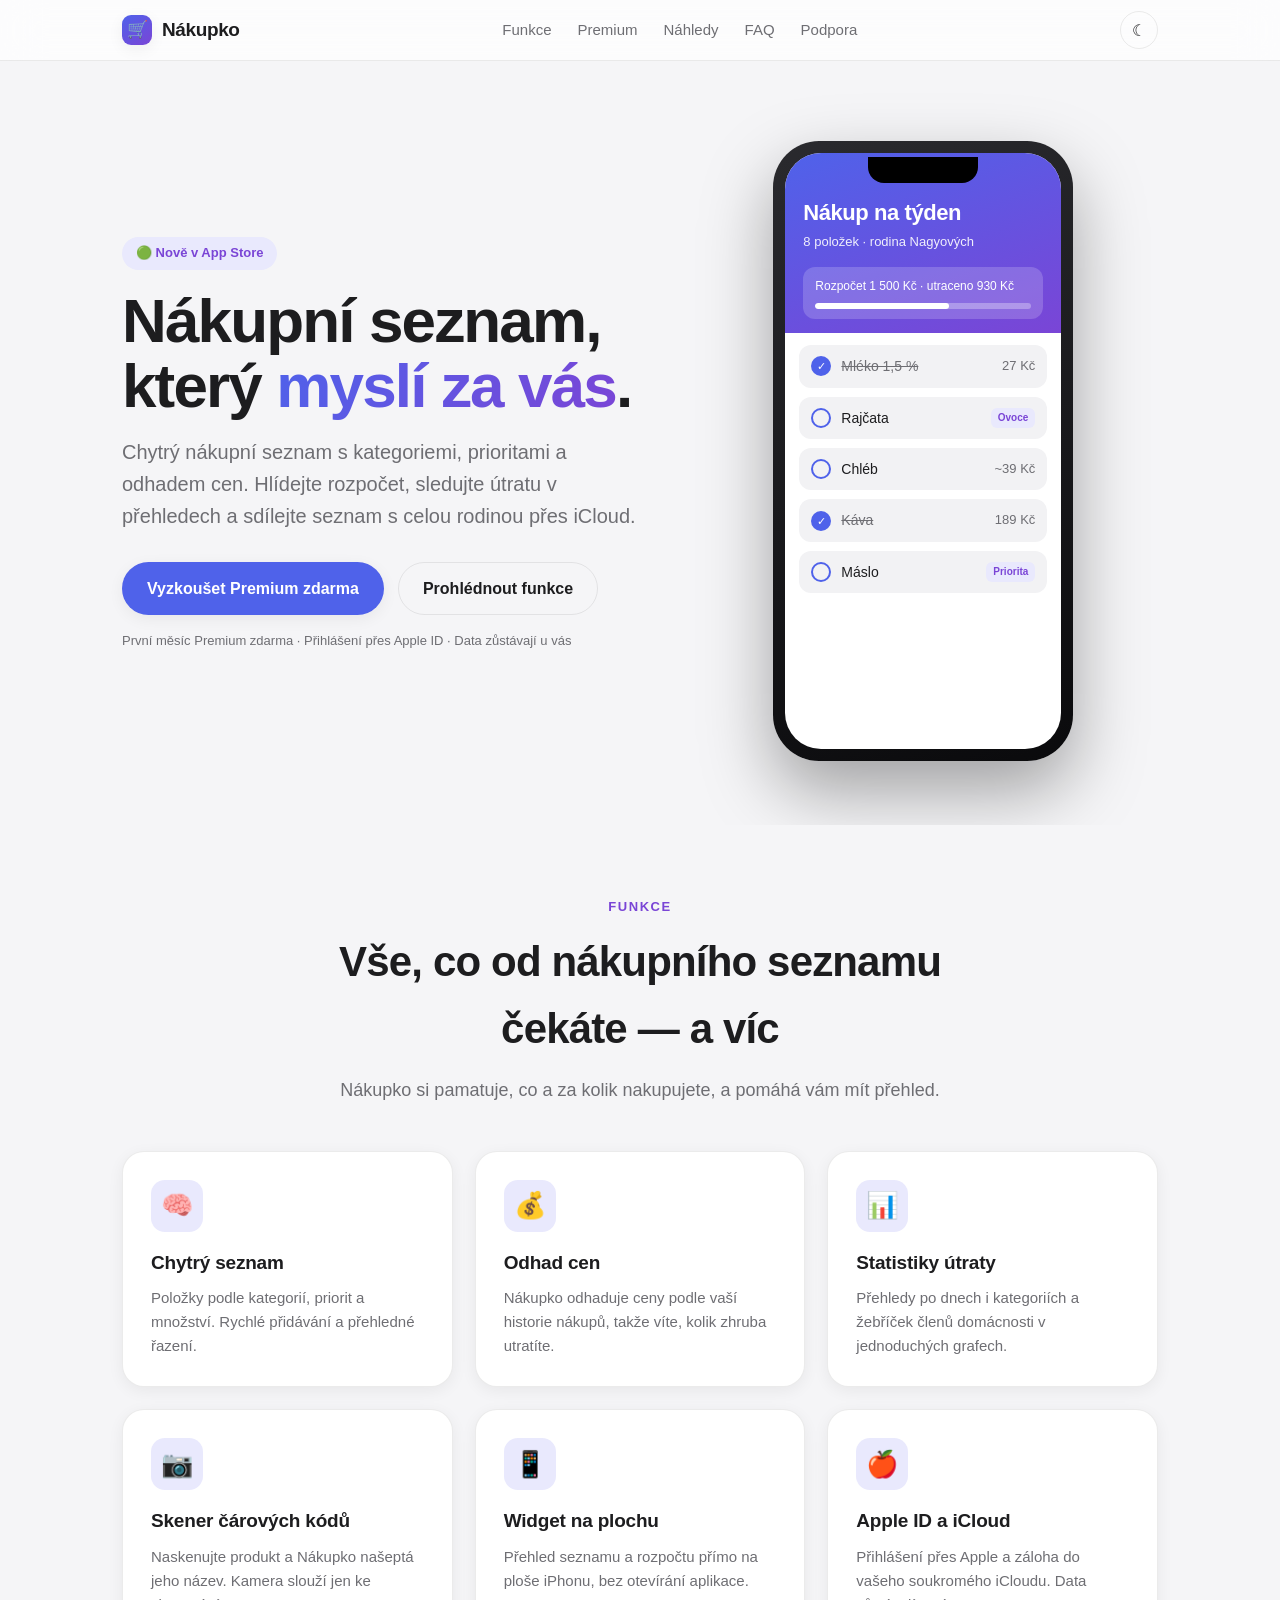
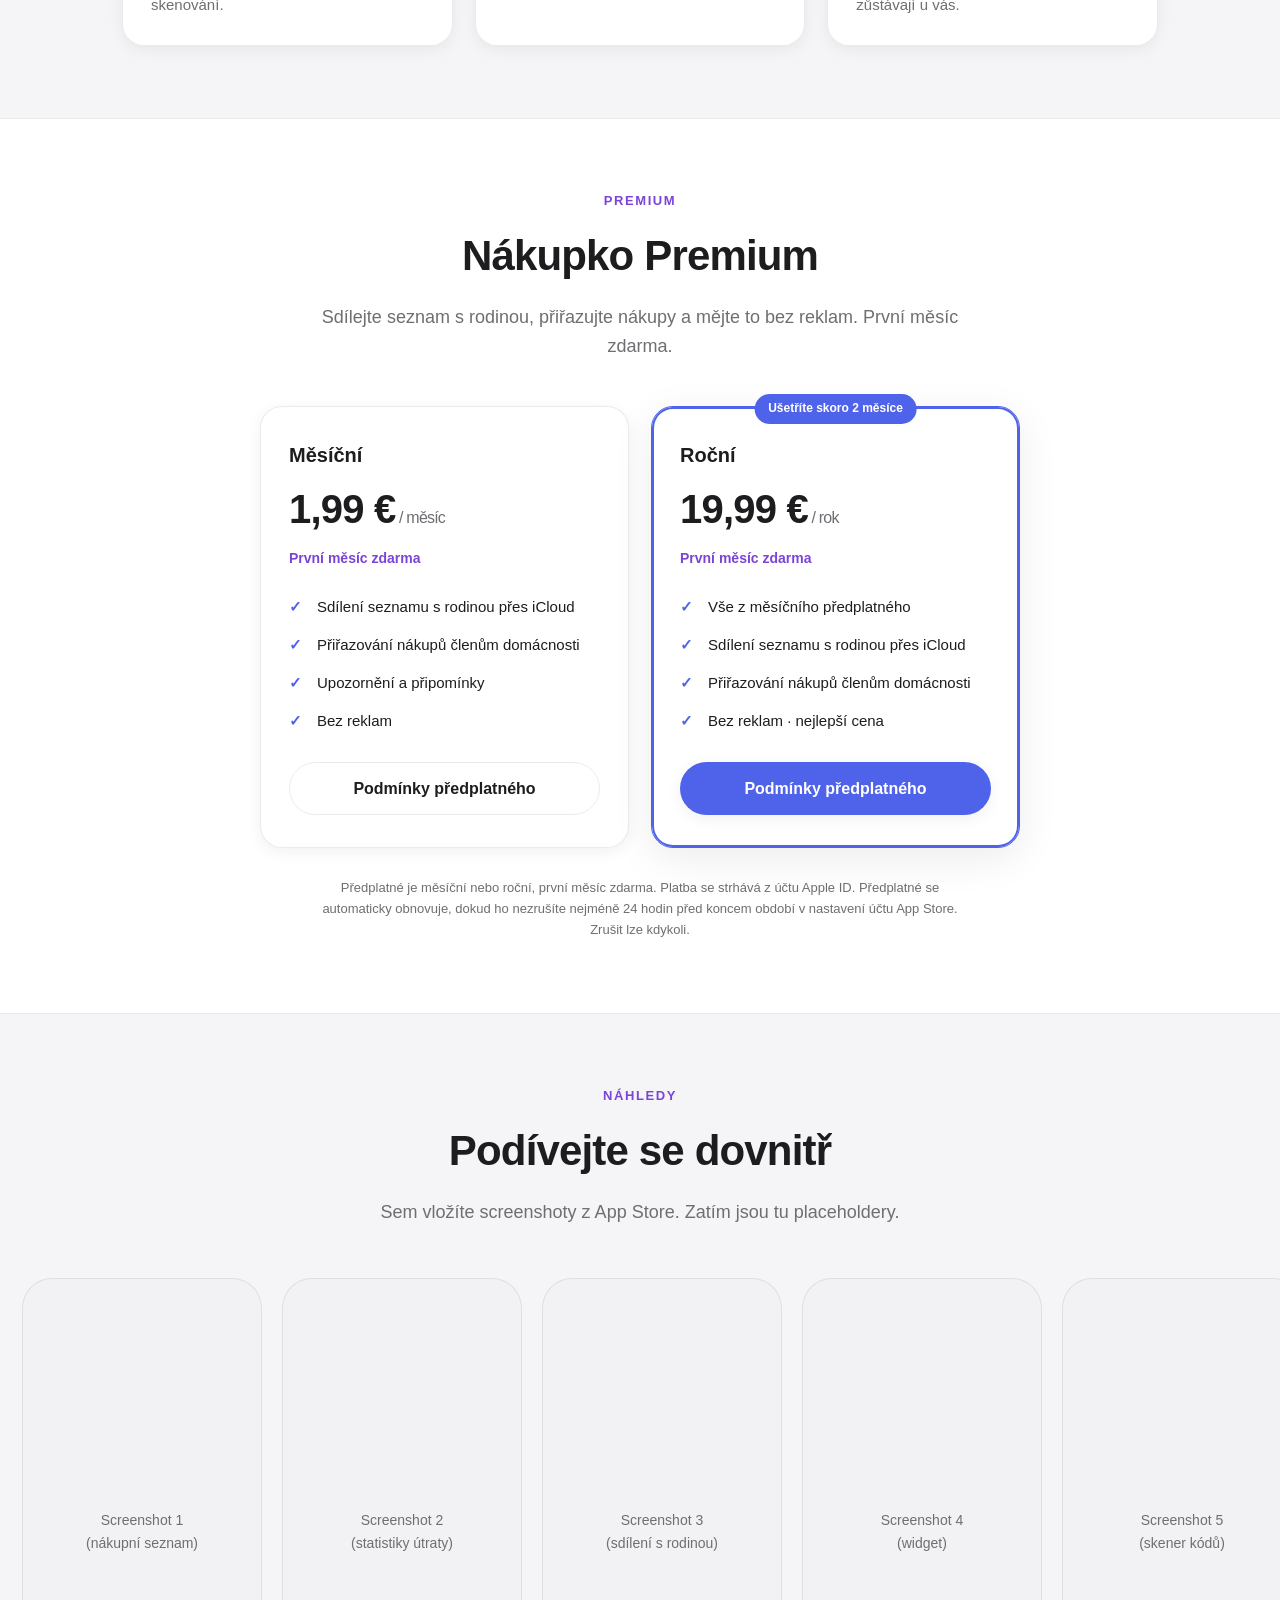
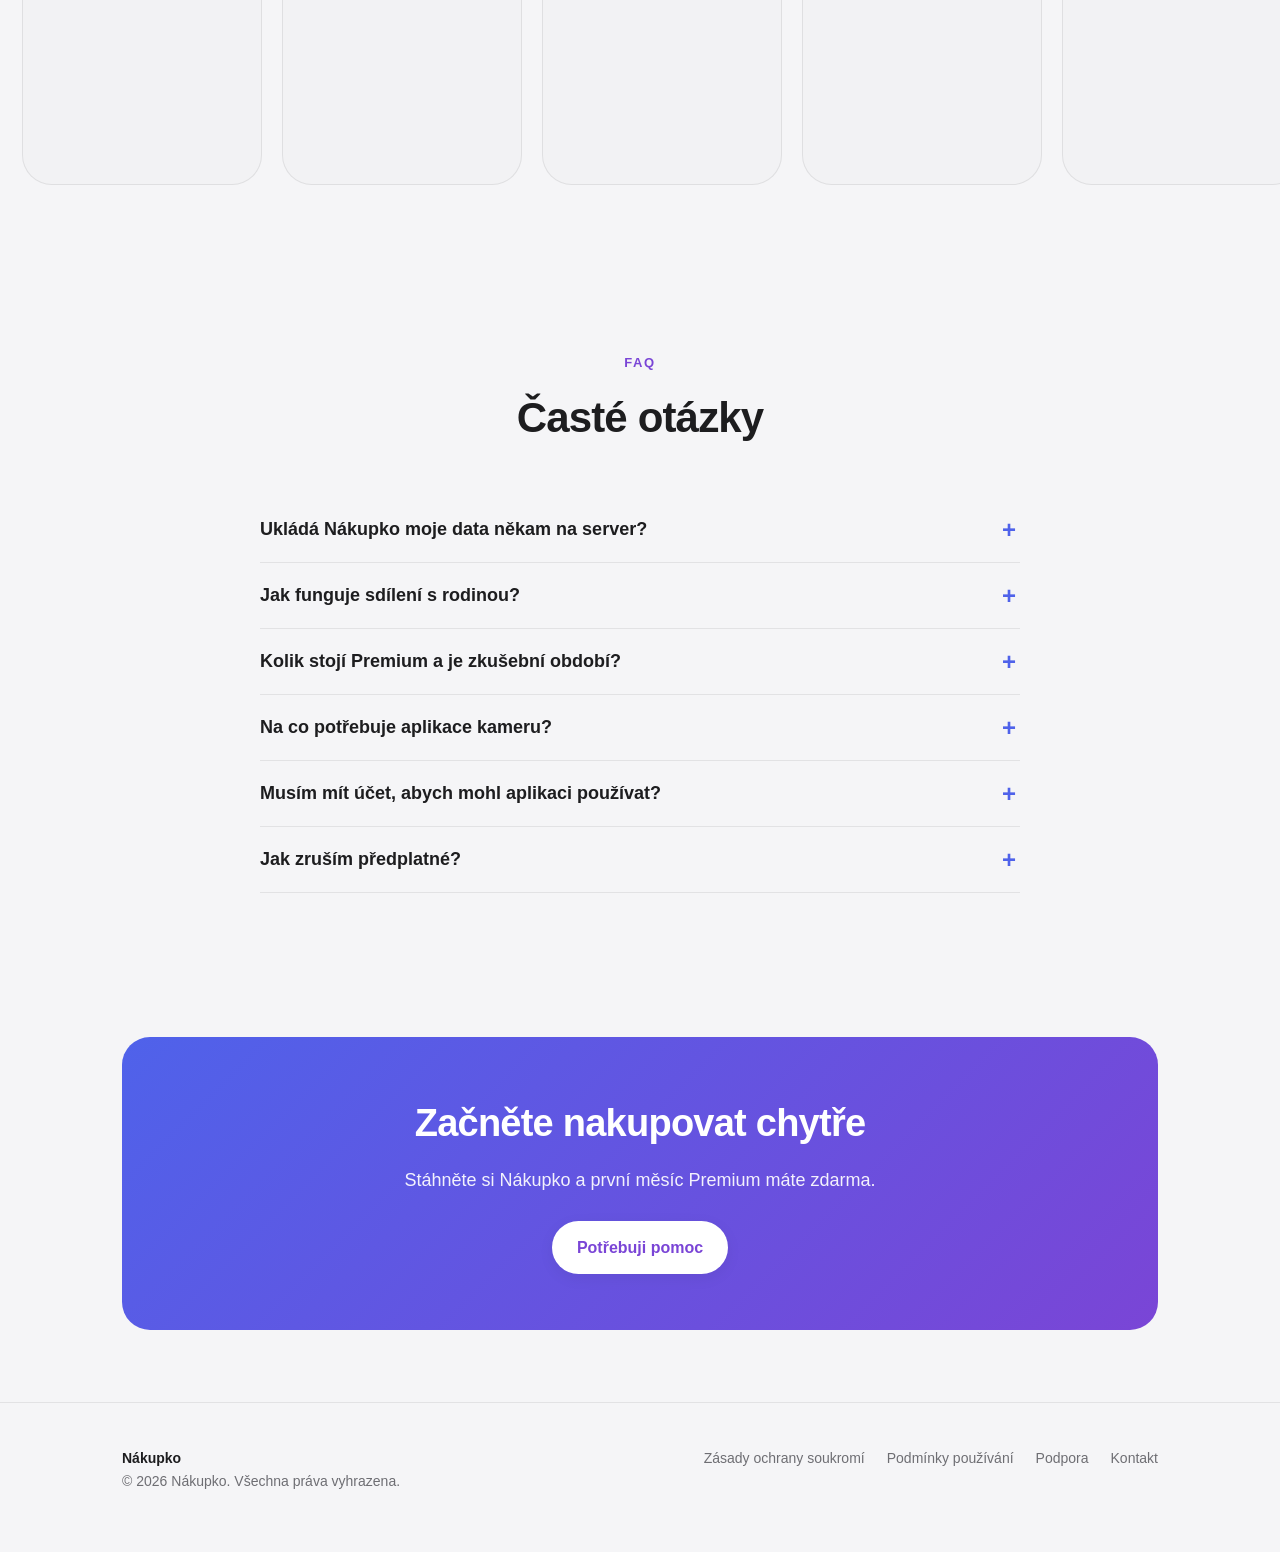
<file: index.html>
<!DOCTYPE html>
<html lang="cs">
<head>
  <meta charset="UTF-8" />
  <meta name="viewport" content="width=device-width, initial-scale=1" />
  <title>Nákupko — chytrý nákupní seznam pro iPhone</title>

  <meta name="description" content="Nákupko je chytrý nákupní seznam pro iPhone. Kategorie, priority, odhad cen, statistiky útraty, widget a sdílení s rodinou přes iCloud." />
  <meta name="theme-color" content="#4F62EA" />

  <!-- Open Graph -->
  <meta property="og:type" content="website" />
  <meta property="og:title" content="Nákupko — chytrý nákupní seznam" />
  <meta property="og:description" content="Chytrý nákupní seznam s kategoriemi, statistikami útraty, widgetem a sdílením s rodinou." />
  <meta property="og:locale" content="cs_CZ" />
  <meta property="og:site_name" content="Nákupko" />
  <meta name="twitter:card" content="summary_large_image" />
  <meta name="twitter:title" content="Nákupko — chytrý nákupní seznam" />
  <meta name="twitter:description" content="Chytrý nákupní seznam pro iPhone." />

  <link rel="icon" href="favicon.svg" type="image/svg+xml" />
  <link rel="apple-touch-icon" href="favicon.svg" />
  <link rel="stylesheet" href="style.css" />
</head>
<body>

  <!-- Navigace -->
  <header class="nav">
    <div class="nav-inner">
      <a class="nav-logo" href="index.html">
        <span class="mark">🛒</span> Nákupko
      </a>
      <nav>
        <ul class="nav-links">
          <li><a href="#funkce">Funkce</a></li>
          <li><a href="#premium">Premium</a></li>
          <li><a href="#screenshoty">Náhledy</a></li>
          <li><a href="#faq">FAQ</a></li>
          <li><a href="support.html">Podpora</a></li>
        </ul>
      </nav>
      <div class="nav-right">
        <button class="theme-toggle" type="button">☾︎</button>
        <button class="menu-toggle" type="button" aria-label="Menu">☰</button>
      </div>
    </div>
  </header>

  <!-- Hero -->
  <section class="hero">
    <div class="container hero-grid">
      <div data-reveal>
        <span class="hero-badge">🟢 Nově v App Store</span>
        <h1>Nákupní seznam, který <span class="grad">myslí za vás</span>.</h1>
        <p class="lead">
          Chytrý nákupní seznam s kategoriemi, prioritami a odhadem cen.
          Hlídejte rozpočet, sledujte útratu v přehledech a sdílejte seznam
          s celou rodinou přes iCloud.
        </p>
        <div class="hero-cta">
          <a class="btn btn-primary" href="#premium">Vyzkoušet Premium zdarma</a>
          <a class="btn btn-ghost" href="#funkce">Prohlédnout funkce</a>
        </div>
        <p class="hero-note">První měsíc Premium zdarma · Přihlášení přes Apple ID · Data zůstávají u vás</p>
      </div>

      <div class="phone-wrap" data-reveal>
        <div class="phone">
          <div class="phone-screen">
            <div class="ps-top">
              <div class="ps-title">Nákup na týden</div>
              <div class="ps-sub">8 položek · rodina Nagyových</div>
              <div class="ps-budget">
                Rozpočet 1 500 Kč · utraceno 930 Kč
                <div class="ps-bar"><span></span></div>
              </div>
            </div>
            <div class="ps-list">
              <div class="ps-item done">
                <div class="chk">✓</div>
                <div class="name">Mléko 1,5 %</div>
                <div class="price">27 Kč</div>
              </div>
              <div class="ps-item">
                <div class="chk"></div>
                <div class="name">Rajčata</div>
                <span class="tag">Ovoce</span>
              </div>
              <div class="ps-item">
                <div class="chk"></div>
                <div class="name">Chléb</div>
                <div class="price">~39 Kč</div>
              </div>
              <div class="ps-item done">
                <div class="chk">✓</div>
                <div class="name">Káva</div>
                <div class="price">189 Kč</div>
              </div>
              <div class="ps-item">
                <div class="chk"></div>
                <div class="name">Máslo</div>
                <span class="tag">Priorita</span>
              </div>
            </div>
          </div>
        </div>
      </div>
    </div>
  </section>

  <!-- Funkce -->
  <section class="section" id="funkce">
    <div class="container">
      <div class="section-head" data-reveal>
        <div class="eyebrow">Funkce</div>
        <h2>Vše, co od nákupního seznamu čekáte — a víc</h2>
        <p>Nákupko si pamatuje, co a za kolik nakupujete, a pomáhá vám mít přehled.</p>
      </div>

      <div class="features">
        <div class="feature-card" data-reveal>
          <div class="feature-icon">🧠</div>
          <h3>Chytrý seznam</h3>
          <p>Položky podle kategorií, priorit a množství. Rychlé přidávání a přehledné řazení.</p>
        </div>
        <div class="feature-card" data-reveal>
          <div class="feature-icon">💰</div>
          <h3>Odhad cen</h3>
          <p>Nákupko odhaduje ceny podle vaší historie nákupů, takže víte, kolik zhruba utratíte.</p>
        </div>
        <div class="feature-card" data-reveal>
          <div class="feature-icon">📊</div>
          <h3>Statistiky útraty</h3>
          <p>Přehledy po dnech i kategoriích a žebříček členů domácnosti v jednoduchých grafech.</p>
        </div>
        <div class="feature-card" data-reveal>
          <div class="feature-icon">📷</div>
          <h3>Skener čárových kódů</h3>
          <p>Naskenujte produkt a Nákupko našeptá jeho název. Kamera slouží jen ke skenování.</p>
        </div>
        <div class="feature-card" data-reveal>
          <div class="feature-icon">📱</div>
          <h3>Widget na plochu</h3>
          <p>Přehled seznamu a rozpočtu přímo na ploše iPhonu, bez otevírání aplikace.</p>
        </div>
        <div class="feature-card" data-reveal>
          <div class="feature-icon">🍎</div>
          <h3>Apple ID a iCloud</h3>
          <p>Přihlášení přes Apple a záloha do vašeho soukromého iCloudu. Data zůstávají u vás.</p>
        </div>
      </div>
    </div>
  </section>

  <!-- Premium -->
  <section class="section premium" id="premium">
    <div class="container">
      <div class="section-head" data-reveal>
        <div class="eyebrow">Premium</div>
        <h2>Nákupko Premium</h2>
        <p>Sdílejte seznam s rodinou, přiřazujte nákupy a mějte to bez reklam. První měsíc zdarma.</p>
      </div>

      <div class="plans">
        <div class="plan-card" data-reveal>
          <h3>Měsíční</h3>
          <div class="plan-price">1,99 €<small> / měsíc</small></div>
          <div class="trial">První měsíc zdarma</div>
          <ul class="plan-features">
            <li>Sdílení seznamu s rodinou přes iCloud</li>
            <li>Přiřazování nákupů členům domácnosti</li>
            <li>Upozornění a připomínky</li>
            <li>Bez reklam</li>
          </ul>
          <a class="btn btn-ghost btn-block" href="terms.html#predplatne">Podmínky předplatného</a>
        </div>

        <div class="plan-card highlight" data-reveal>
          <div class="plan-badge">Ušetříte skoro 2 měsíce</div>
          <h3>Roční</h3>
          <div class="plan-price">19,99 €<small> / rok</small></div>
          <div class="trial">První měsíc zdarma</div>
          <ul class="plan-features">
            <li>Vše z měsíčního předplatného</li>
            <li>Sdílení seznamu s rodinou přes iCloud</li>
            <li>Přiřazování nákupů členům domácnosti</li>
            <li>Bez reklam · nejlepší cena</li>
          </ul>
          <a class="btn btn-primary btn-block" href="terms.html#predplatne">Podmínky předplatného</a>
        </div>
      </div>

      <p class="premium-note">
        Předplatné je měsíční nebo roční, první měsíc zdarma. Platba se strhává z účtu Apple ID.
        Předplatné se automaticky obnovuje, dokud ho nezrušíte nejméně 24 hodin před koncem období
        v nastavení účtu App Store. Zrušit lze kdykoli.
      </p>
    </div>
  </section>

  <!-- Screenshoty -->
  <section class="section" id="screenshoty">
    <div class="container">
      <div class="section-head" data-reveal>
        <div class="eyebrow">Náhledy</div>
        <h2>Podívejte se dovnitř</h2>
        <p>Sem vložíte screenshoty z App Store. Zatím jsou tu placeholdery.</p>
      </div>
    </div>
    <div class="shots">
      <div class="shot">Screenshot 1<br>(nákupní seznam)</div>
      <div class="shot">Screenshot 2<br>(statistiky útraty)</div>
      <div class="shot">Screenshot 3<br>(sdílení s rodinou)</div>
      <div class="shot">Screenshot 4<br>(widget)</div>
      <div class="shot">Screenshot 5<br>(skener kódů)</div>
    </div>
  </section>

  <!-- FAQ -->
  <section class="section" id="faq">
    <div class="container">
      <div class="section-head" data-reveal>
        <div class="eyebrow">FAQ</div>
        <h2>Časté otázky</h2>
      </div>

      <div class="faq-list">
        <div class="faq-item" data-reveal>
          <button class="faq-q" type="button">Ukládá Nákupko moje data někam na server?</button>
          <div class="faq-a">
            <p>Ne. Nákupní seznamy jsou uložené lokálně na vašem zařízení a volitelně ve vašem
            soukromém iCloudu (CloudKit). Vývojář k těmto datům nemá přístup.</p>
          </div>
        </div>
        <div class="faq-item" data-reveal>
          <button class="faq-q" type="button">Jak funguje sdílení s rodinou?</button>
          <div class="faq-a">
            <p>Sdílení je součástí Premium. Seznam se sdílí přes iCloud, členům domácnosti můžete
            přiřazovat konkrétní nákupy a dostávat upozornění.</p>
          </div>
        </div>
        <div class="faq-item" data-reveal>
          <button class="faq-q" type="button">Kolik stojí Premium a je zkušební období?</button>
          <div class="faq-a">
            <p>Měsíční předplatné je 1,99 €, roční 19,99 €. První měsíc je zdarma. Předplatné se
            automaticky obnovuje, zrušit ho můžete kdykoli v nastavení Apple ID.</p>
          </div>
        </div>
        <div class="faq-item" data-reveal>
          <button class="faq-q" type="button">Na co potřebuje aplikace kameru?</button>
          <div class="faq-a">
            <p>Výhradně ke skenování čárových kódů produktů. Snímky se nikam neukládají ani neodesílají.</p>
          </div>
        </div>
        <div class="faq-item" data-reveal>
          <button class="faq-q" type="button">Musím mít účet, abych mohl aplikaci používat?</button>
          <div class="faq-a">
            <p>Základní seznam funguje i bez přihlášení. Pro zálohu a sdílení použijete Přihlášení přes
            Apple, které řeší přímo Apple — vývojář nezískává vaše heslo.</p>
          </div>
        </div>
        <div class="faq-item" data-reveal>
          <button class="faq-q" type="button">Jak zruším předplatné?</button>
          <div class="faq-a">
            <p>Otevřete Nastavení iPhonu → vaše jméno → Předplatná → Nákupko a zvolte Zrušit.
            Předplatné běží do konce zaplaceného období.</p>
          </div>
        </div>
      </div>
    </div>
  </section>

  <!-- CTA -->
  <section class="section">
    <div class="container">
      <div class="cta-band" data-reveal>
        <h2>Začněte nakupovat chytře</h2>
        <p>Stáhněte si Nákupko a první měsíc Premium máte zdarma.</p>
        <a class="btn btn-primary" href="support.html">Potřebuji pomoc</a>
      </div>
    </div>
  </section>

  <!-- Footer -->
  <footer class="footer">
    <div class="container footer-inner">
      <div>
        <div class="brand">Nákupko</div>
        <div>© <span id="year">2026</span> Nákupko. Všechna práva vyhrazena.</div>
      </div>
      <div class="footer-links">
        <a href="privacy.html">Zásady ochrany soukromí</a>
        <a href="terms.html">Podmínky používání</a>
        <a href="support.html">Podpora</a>
        <a href="mailto:romankonagy@gmail.com">Kontakt</a>
      </div>
    </div>
  </footer>

  <script src="main.js"></script>
</body>
</html>
</file>
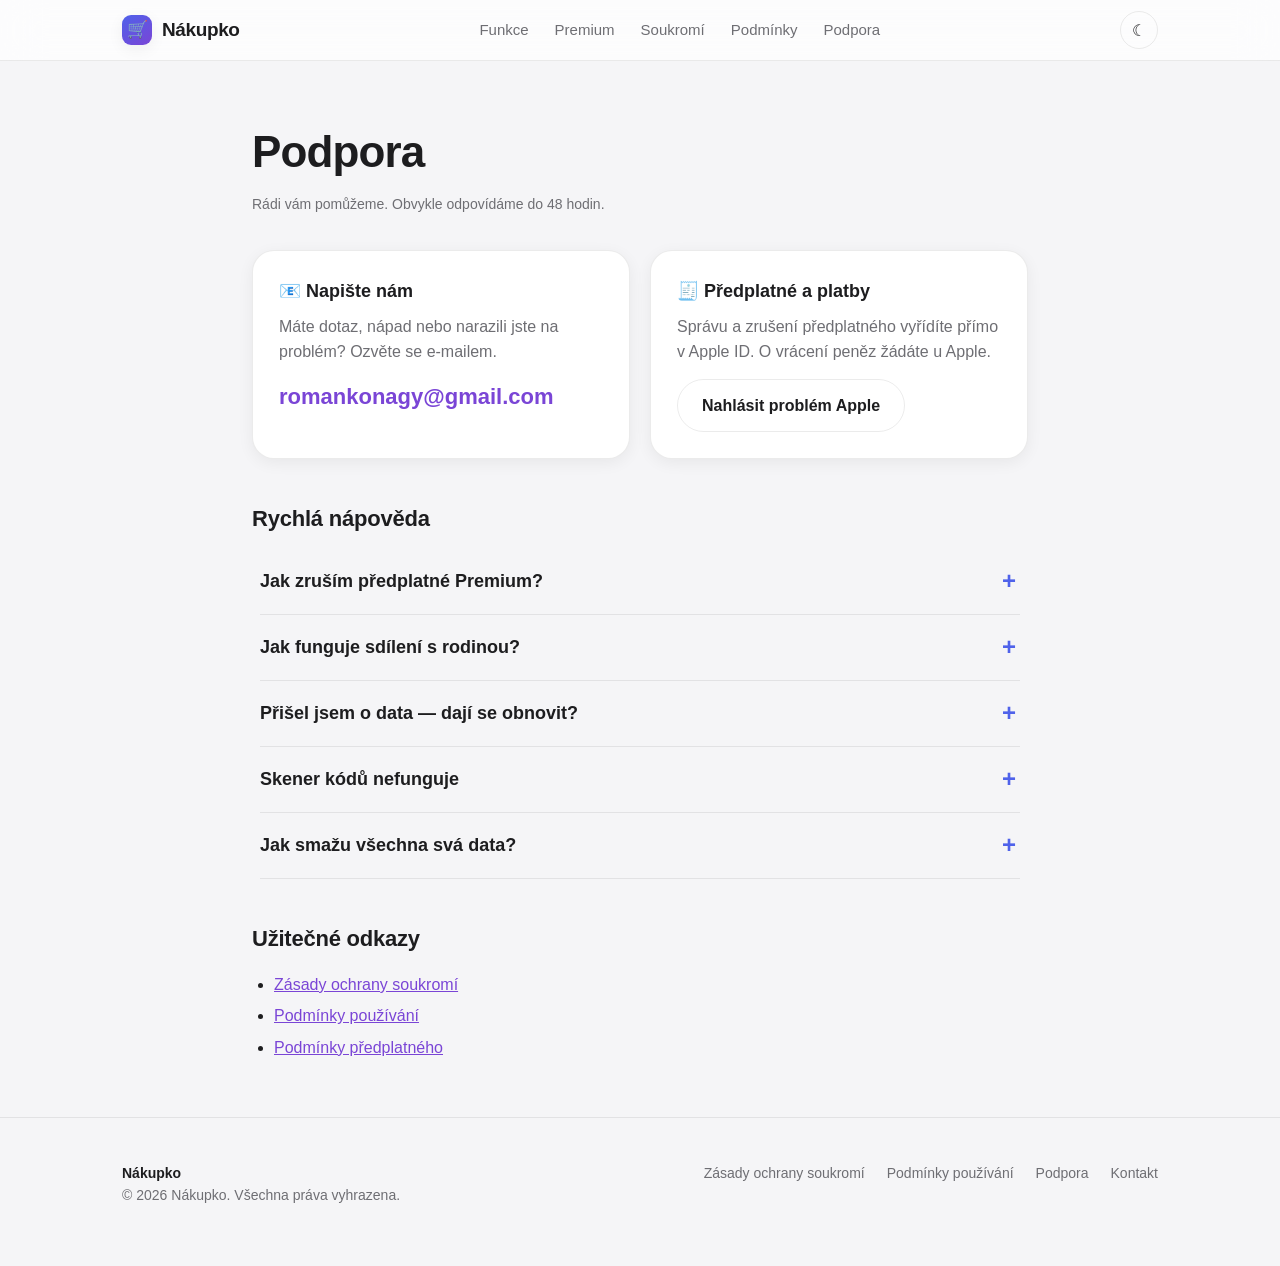
<file: support.html>
<!DOCTYPE html>
<html lang="cs">
<head>
  <meta charset="UTF-8" />
  <meta name="viewport" content="width=device-width, initial-scale=1" />
  <title>Podpora — Nákupko</title>
  <meta name="description" content="Podpora aplikace Nákupko. Kontakt, časté dotazy a pomoc s předplatným a sdílením." />
  <meta name="theme-color" content="#4F62EA" />
  <meta property="og:title" content="Podpora — Nákupko" />
  <meta property="og:type" content="website" />
  <meta property="og:locale" content="cs_CZ" />
  <link rel="icon" href="favicon.svg" type="image/svg+xml" />
  <link rel="apple-touch-icon" href="favicon.svg" />
  <link rel="stylesheet" href="style.css" />
</head>
<body>

  <header class="nav">
    <div class="nav-inner">
      <a class="nav-logo" href="index.html"><span class="mark">🛒</span> Nákupko</a>
      <nav>
        <ul class="nav-links">
          <li><a href="index.html#funkce">Funkce</a></li>
          <li><a href="index.html#premium">Premium</a></li>
          <li><a href="privacy.html">Soukromí</a></li>
          <li><a href="terms.html">Podmínky</a></li>
          <li><a href="support.html">Podpora</a></li>
        </ul>
      </nav>
      <div class="nav-right">
        <button class="theme-toggle" type="button">☾︎</button>
        <button class="menu-toggle" type="button" aria-label="Menu">☰</button>
      </div>
    </div>
  </header>

  <main class="legal">
    <div class="container">
      <h1>Podpora</h1>
      <p class="updated">Rádi vám pomůžeme. Obvykle odpovídáme do 48 hodin.</p>

      <div class="support-grid">
        <div class="support-card">
          <h3>📧 Napište nám</h3>
          <p>Máte dotaz, nápad nebo narazili jste na problém? Ozvěte se e-mailem.</p>
          <a class="mail-big" href="mailto:romankonagy@gmail.com">romankonagy@gmail.com</a>
        </div>
        <div class="support-card">
          <h3>🧾 Předplatné a platby</h3>
          <p>Správu a zrušení předplatného vyřídíte přímo v Apple ID. O vrácení peněz žádáte u Apple.</p>
          <a class="btn btn-ghost" href="https://reportaproblem.apple.com/" target="_blank" rel="noopener">Nahlásit problém Apple</a>
        </div>
      </div>

      <h2>Rychlá nápověda</h2>

      <div class="faq-list">
        <div class="faq-item">
          <button class="faq-q" type="button">Jak zruším předplatné Premium?</button>
          <div class="faq-a">
            <p>Otevřete <strong>Nastavení</strong> na iPhonu → klepněte na své jméno nahoře →
            <strong>Předplatná</strong> → <strong>Nákupko</strong> → <strong>Zrušit předplatné</strong>.
            Premium zůstane aktivní do konce zaplaceného období.</p>
          </div>
        </div>
        <div class="faq-item">
          <button class="faq-q" type="button">Jak funguje sdílení s rodinou?</button>
          <div class="faq-a">
            <p>Sdílení je součástí Premium. V aplikaci vytvoříte nebo otevřete seznam, zvolíte
            <strong>Sdílet</strong> a pozvete členy domácnosti přes iCloud. Jednotlivé nákupy pak můžete
            přiřazovat konkrétním lidem.</p>
          </div>
        </div>
        <div class="faq-item">
          <button class="faq-q" type="button">Přišel jsem o data — dají se obnovit?</button>
          <div class="faq-a">
            <p>Pokud máte zapnutý iCloud, data se synchronizují do vašeho soukromého iCloudu a obnoví se
            po přihlášení na jiném zařízení stejným Apple účtem. Zkontrolujte, že je iCloud pro Nákupko
            povolen v Nastavení → Apple účet → iCloud.</p>
          </div>
        </div>
        <div class="faq-item">
          <button class="faq-q" type="button">Skener kódů nefunguje</button>
          <div class="faq-a">
            <p>Zkontrolujte, že má aplikace povolen přístup ke kameře: Nastavení → Nákupko → Kamera.
            Kamera slouží pouze ke skenování čárových kódů, snímky se nikam neukládají.</p>
          </div>
        </div>
        <div class="faq-item">
          <button class="faq-q" type="button">Jak smažu všechna svá data?</button>
          <div class="faq-a">
            <p>Odinstalujte aplikaci a odstraňte její data z iCloudu: Nastavení → Apple účet → iCloud →
            Spravovat úložiště → Nákupko. Tím se veškerá data trvale odstraní.</p>
          </div>
        </div>
      </div>

      <h2>Užitečné odkazy</h2>
      <ul>
        <li><a href="privacy.html">Zásady ochrany soukromí</a></li>
        <li><a href="terms.html">Podmínky používání</a></li>
        <li><a href="terms.html#predplatne">Podmínky předplatného</a></li>
      </ul>
    </div>
  </main>

  <footer class="footer">
    <div class="container footer-inner">
      <div>
        <div class="brand">Nákupko</div>
        <div>© <span id="year">2026</span> Nákupko. Všechna práva vyhrazena.</div>
      </div>
      <div class="footer-links">
        <a href="privacy.html">Zásady ochrany soukromí</a>
        <a href="terms.html">Podmínky používání</a>
        <a href="support.html">Podpora</a>
        <a href="mailto:romankonagy@gmail.com">Kontakt</a>
      </div>
    </div>
  </footer>

  <script src="main.js"></script>
</body>
</html>
</file>
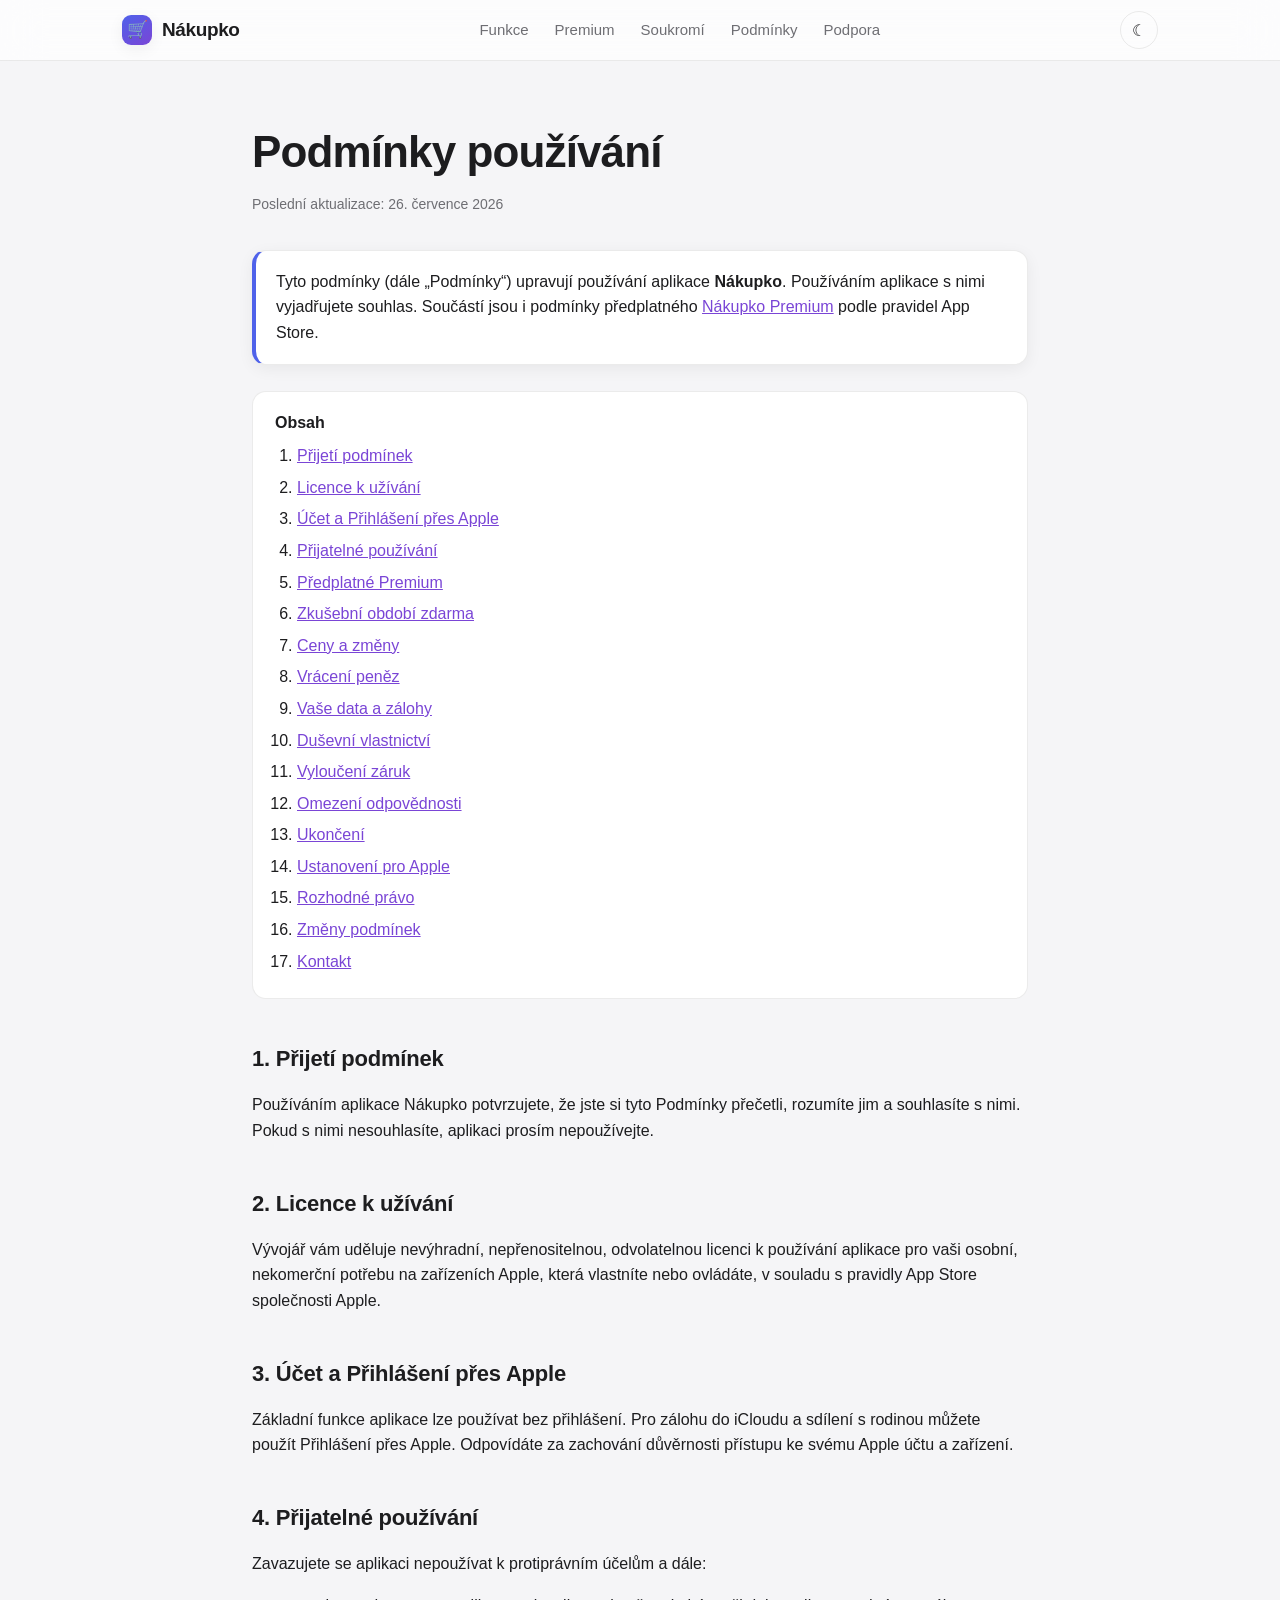
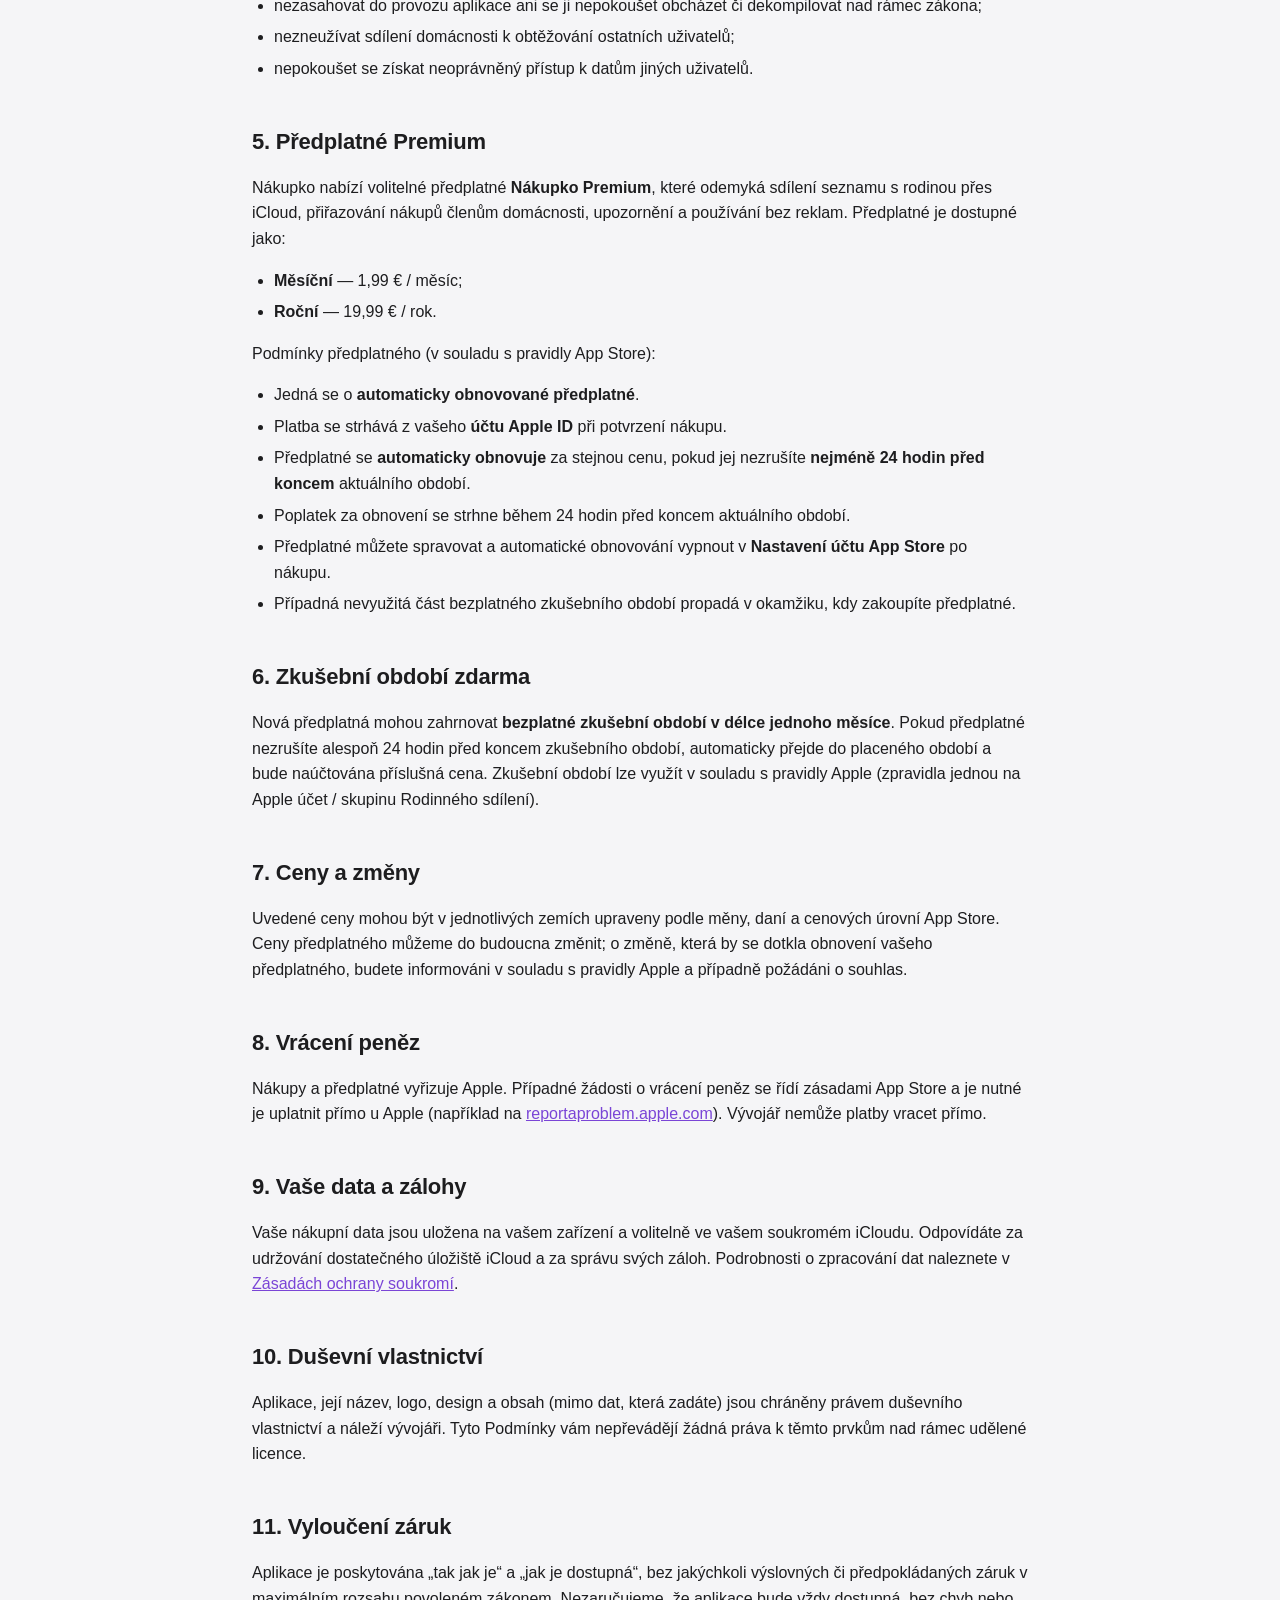
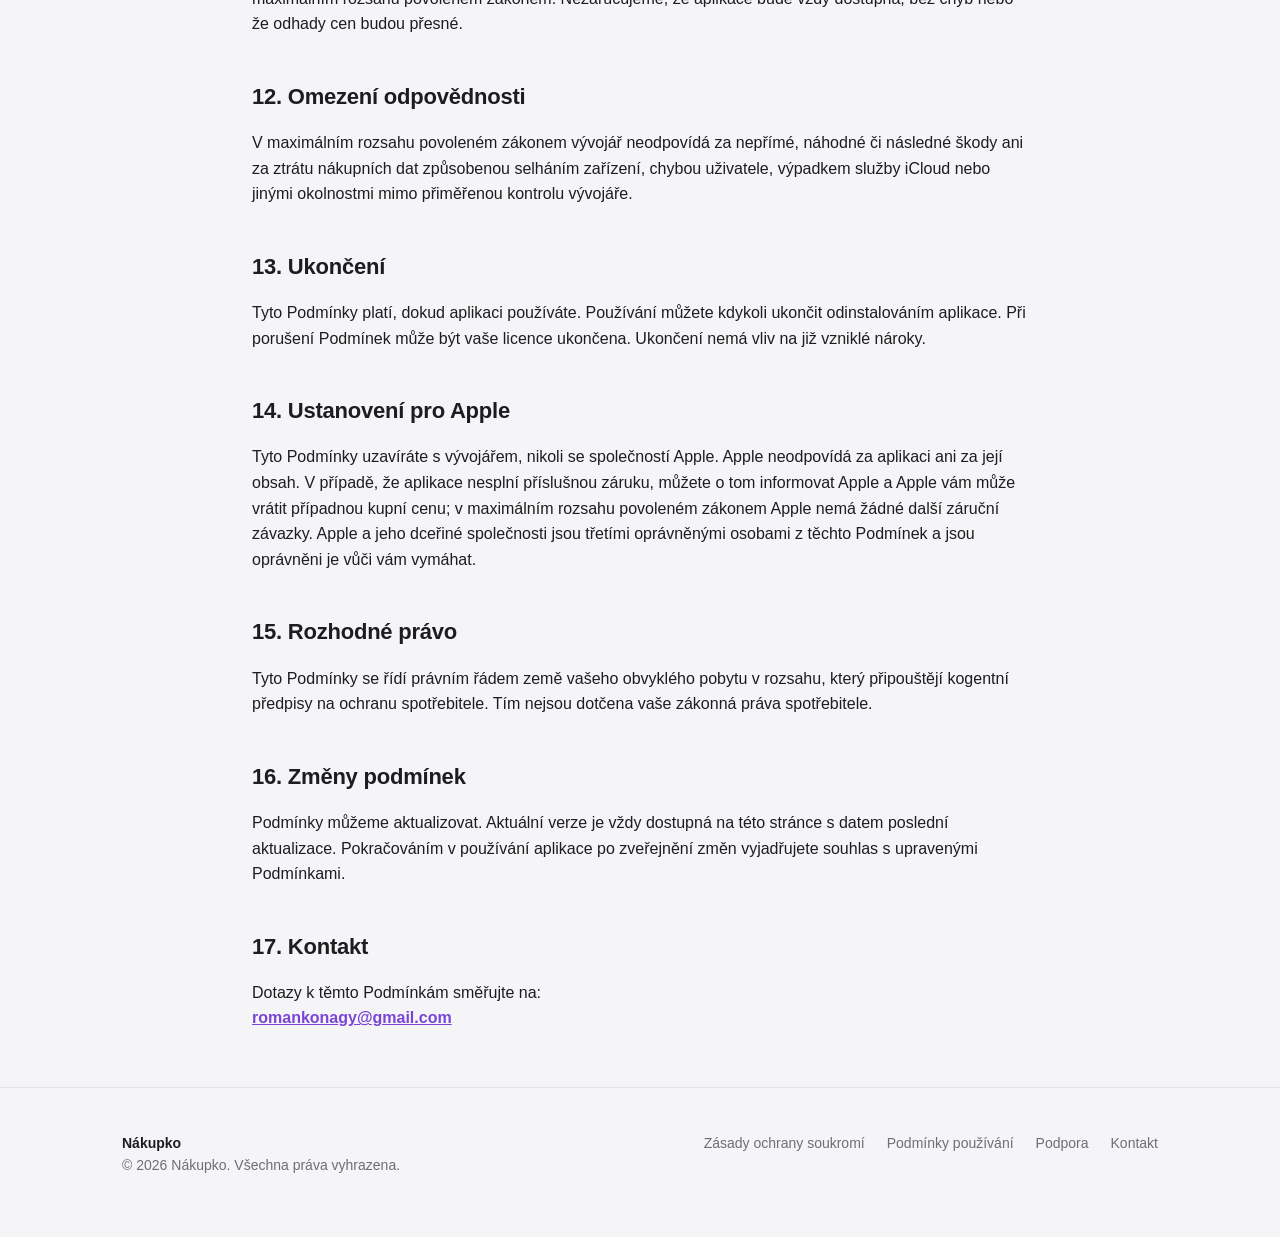
<file: terms.html>
<!DOCTYPE html>
<html lang="cs">
<head>
  <meta charset="UTF-8" />
  <meta name="viewport" content="width=device-width, initial-scale=1" />
  <title>Podmínky používání — Nákupko</title>
  <meta name="description" content="Podmínky používání aplikace Nákupko včetně podmínek předplatného Premium podle požadavků App Store." />
  <meta name="theme-color" content="#4F62EA" />
  <meta property="og:title" content="Podmínky používání — Nákupko" />
  <meta property="og:type" content="website" />
  <meta property="og:locale" content="cs_CZ" />
  <link rel="icon" href="favicon.svg" type="image/svg+xml" />
  <link rel="apple-touch-icon" href="favicon.svg" />
  <link rel="stylesheet" href="style.css" />
</head>
<body>

  <header class="nav">
    <div class="nav-inner">
      <a class="nav-logo" href="index.html"><span class="mark">🛒</span> Nákupko</a>
      <nav>
        <ul class="nav-links">
          <li><a href="index.html#funkce">Funkce</a></li>
          <li><a href="index.html#premium">Premium</a></li>
          <li><a href="privacy.html">Soukromí</a></li>
          <li><a href="terms.html">Podmínky</a></li>
          <li><a href="support.html">Podpora</a></li>
        </ul>
      </nav>
      <div class="nav-right">
        <button class="theme-toggle" type="button">☾︎</button>
        <button class="menu-toggle" type="button" aria-label="Menu">☰</button>
      </div>
    </div>
  </header>

  <main class="legal">
    <div class="container">
      <h1>Podmínky používání</h1>
      <p class="updated">Poslední aktualizace: 26. července 2026</p>

      <div class="callout">
        Tyto podmínky (dále „Podmínky“) upravují používání aplikace <strong>Nákupko</strong>.
        Používáním aplikace s nimi vyjadřujete souhlas. Součástí jsou i podmínky předplatného
        <a href="#predplatne">Nákupko Premium</a> podle pravidel App Store.
      </div>

      <div class="toc">
        <strong>Obsah</strong>
        <ol>
          <li><a href="#souhlas">Přijetí podmínek</a></li>
          <li><a href="#licence">Licence k užívání</a></li>
          <li><a href="#ucet">Účet a Přihlášení přes Apple</a></li>
          <li><a href="#pouziti">Přijatelné používání</a></li>
          <li><a href="#predplatne">Předplatné Premium</a></li>
          <li><a href="#zkusebni">Zkušební období zdarma</a></li>
          <li><a href="#ceny">Ceny a změny</a></li>
          <li><a href="#vraceni">Vrácení peněz</a></li>
          <li><a href="#data">Vaše data a zálohy</a></li>
          <li><a href="#duvevnvlastnictvi">Duševní vlastnictví</a></li>
          <li><a href="#zaruky">Vyloučení záruk</a></li>
          <li><a href="#odpovednost">Omezení odpovědnosti</a></li>
          <li><a href="#ukonceni">Ukončení</a></li>
          <li><a href="#apple">Ustanovení pro Apple</a></li>
          <li><a href="#pravo">Rozhodné právo</a></li>
          <li><a href="#zmeny">Změny podmínek</a></li>
          <li><a href="#kontakt">Kontakt</a></li>
        </ol>
      </div>

      <h2 id="souhlas">1. Přijetí podmínek</h2>
      <p>
        Používáním aplikace Nákupko potvrzujete, že jste si tyto Podmínky přečetli, rozumíte jim a
        souhlasíte s nimi. Pokud s nimi nesouhlasíte, aplikaci prosím nepoužívejte.
      </p>

      <h2 id="licence">2. Licence k užívání</h2>
      <p>
        Vývojář vám uděluje nevýhradní, nepřenositelnou, odvolatelnou licenci k používání aplikace pro
        vaši osobní, nekomerční potřebu na zařízeních Apple, která vlastníte nebo ovládáte, v souladu
        s pravidly App Store společnosti Apple.
      </p>

      <h2 id="ucet">3. Účet a Přihlášení přes Apple</h2>
      <p>
        Základní funkce aplikace lze používat bez přihlášení. Pro zálohu do iCloudu a sdílení s rodinou
        můžete použít Přihlášení přes Apple. Odpovídáte za zachování důvěrnosti přístupu ke svému Apple
        účtu a zařízení.
      </p>

      <h2 id="pouziti">4. Přijatelné používání</h2>
      <p>Zavazujete se aplikaci nepoužívat k protiprávním účelům a dále:</p>
      <ul>
        <li>nezasahovat do provozu aplikace ani se ji nepokoušet obcházet či dekompilovat nad rámec zákona;</li>
        <li>nezneužívat sdílení domácnosti k obtěžování ostatních uživatelů;</li>
        <li>nepokoušet se získat neoprávněný přístup k datům jiných uživatelů.</li>
      </ul>

      <h2 id="predplatne">5. Předplatné Premium</h2>
      <p>
        Nákupko nabízí volitelné předplatné <strong>Nákupko Premium</strong>, které odemyká sdílení
        seznamu s rodinou přes iCloud, přiřazování nákupů členům domácnosti, upozornění a používání
        bez reklam. Předplatné je dostupné jako:
      </p>
      <ul>
        <li><strong>Měsíční</strong> — 1,99 € / měsíc;</li>
        <li><strong>Roční</strong> — 19,99 € / rok.</li>
      </ul>
      <p>Podmínky předplatného (v souladu s pravidly App Store):</p>
      <ul>
        <li>Jedná se o <strong>automaticky obnovované předplatné</strong>.</li>
        <li>Platba se strhává z vašeho <strong>účtu Apple ID</strong> při potvrzení nákupu.</li>
        <li>Předplatné se <strong>automaticky obnovuje</strong> za stejnou cenu, pokud jej nezrušíte
          <strong>nejméně 24 hodin před koncem</strong> aktuálního období.</li>
        <li>Poplatek za obnovení se strhne během 24 hodin před koncem aktuálního období.</li>
        <li>Předplatné můžete spravovat a automatické obnovování vypnout v
          <strong>Nastavení účtu App Store</strong> po nákupu.</li>
        <li>Případná nevyužitá část bezplatného zkušebního období propadá v okamžiku, kdy zakoupíte
          předplatné.</li>
      </ul>

      <h2 id="zkusebni">6. Zkušební období zdarma</h2>
      <p>
        Nová předplatná mohou zahrnovat <strong>bezplatné zkušební období v délce jednoho měsíce</strong>.
        Pokud předplatné nezrušíte alespoň 24 hodin před koncem zkušebního období, automaticky přejde do
        placeného období a bude naúčtována příslušná cena. Zkušební období lze využít v souladu s
        pravidly Apple (zpravidla jednou na Apple účet / skupinu Rodinného sdílení).
      </p>

      <h2 id="ceny">7. Ceny a změny</h2>
      <p>
        Uvedené ceny mohou být v jednotlivých zemích upraveny podle měny, daní a cenových úrovní App
        Store. Ceny předplatného můžeme do budoucna změnit; o změně, která by se dotkla obnovení vašeho
        předplatného, budete informováni v souladu s pravidly Apple a případně požádáni o souhlas.
      </p>

      <h2 id="vraceni">8. Vrácení peněz</h2>
      <p>
        Nákupy a předplatné vyřizuje Apple. Případné žádosti o vrácení peněz se řídí zásadami App Store
        a je nutné je uplatnit přímo u Apple (například na
        <a href="https://reportaproblem.apple.com/" target="_blank" rel="noopener">reportaproblem.apple.com</a>).
        Vývojář nemůže platby vracet přímo.
      </p>

      <h2 id="data">9. Vaše data a zálohy</h2>
      <p>
        Vaše nákupní data jsou uložena na vašem zařízení a volitelně ve vašem soukromém iCloudu.
        Odpovídáte za udržování dostatečného úložiště iCloud a za správu svých záloh. Podrobnosti o
        zpracování dat naleznete v <a href="privacy.html">Zásadách ochrany soukromí</a>.
      </p>

      <h2 id="duvevnvlastnictvi">10. Duševní vlastnictví</h2>
      <p>
        Aplikace, její název, logo, design a obsah (mimo dat, která zadáte) jsou chráněny právem
        duševního vlastnictví a náleží vývojáři. Tyto Podmínky vám nepřevádějí žádná práva k těmto prvkům
        nad rámec udělené licence.
      </p>

      <h2 id="zaruky">11. Vyloučení záruk</h2>
      <p>
        Aplikace je poskytována „tak jak je“ a „jak je dostupná“, bez jakýchkoli výslovných či
        předpokládaných záruk v maximálním rozsahu povoleném zákonem. Nezaručujeme, že aplikace bude
        vždy dostupná, bez chyb nebo že odhady cen budou přesné.
      </p>

      <h2 id="odpovednost">12. Omezení odpovědnosti</h2>
      <p>
        V maximálním rozsahu povoleném zákonem vývojář neodpovídá za nepřímé, náhodné či následné škody
        ani za ztrátu nákupních dat způsobenou selháním zařízení, chybou uživatele, výpadkem služby
        iCloud nebo jinými okolnostmi mimo přiměřenou kontrolu vývojáře.
      </p>

      <h2 id="ukonceni">13. Ukončení</h2>
      <p>
        Tyto Podmínky platí, dokud aplikaci používáte. Používání můžete kdykoli ukončit odinstalováním
        aplikace. Při porušení Podmínek může být vaše licence ukončena. Ukončení nemá vliv na již
        vzniklé nároky.
      </p>

      <h2 id="apple">14. Ustanovení pro Apple</h2>
      <p>
        Tyto Podmínky uzavíráte s vývojářem, nikoli se společností Apple. Apple neodpovídá za aplikaci
        ani za její obsah. V případě, že aplikace nesplní příslušnou záruku, můžete o tom informovat
        Apple a Apple vám může vrátit případnou kupní cenu; v maximálním rozsahu povoleném zákonem Apple
        nemá žádné další záruční závazky. Apple a jeho dceřiné společnosti jsou třetími oprávněnými
        osobami z těchto Podmínek a jsou oprávněni je vůči vám vymáhat.
      </p>

      <h2 id="pravo">15. Rozhodné právo</h2>
      <p>
        Tyto Podmínky se řídí právním řádem země vašeho obvyklého pobytu v rozsahu, který připouštějí
        kogentní předpisy na ochranu spotřebitele. Tím nejsou dotčena vaše zákonná práva spotřebitele.
      </p>

      <h2 id="zmeny">16. Změny podmínek</h2>
      <p>
        Podmínky můžeme aktualizovat. Aktuální verze je vždy dostupná na této stránce s datem poslední
        aktualizace. Pokračováním v používání aplikace po zveřejnění změn vyjadřujete souhlas s
        upravenými Podmínkami.
      </p>

      <h2 id="kontakt">17. Kontakt</h2>
      <p>
        Dotazy k těmto Podmínkám směřujte na:<br />
        <strong><a href="mailto:romankonagy@gmail.com">romankonagy@gmail.com</a></strong>
      </p>
    </div>
  </main>

  <footer class="footer">
    <div class="container footer-inner">
      <div>
        <div class="brand">Nákupko</div>
        <div>© <span id="year">2026</span> Nákupko. Všechna práva vyhrazena.</div>
      </div>
      <div class="footer-links">
        <a href="privacy.html">Zásady ochrany soukromí</a>
        <a href="terms.html">Podmínky používání</a>
        <a href="support.html">Podpora</a>
        <a href="mailto:romankonagy@gmail.com">Kontakt</a>
      </div>
    </div>
  </footer>

  <script src="main.js"></script>
</body>
</html>
</file>
<file: style.css>
/* =========================================================
   Nákupko — web (App Store podklady)
   Čistý HTML/CSS/JS, bez frameworků. Světlý i tmavý režim.
   Značková barva: modro-fialová (podle aplikace) #4F62EA → #7A45D6
   ========================================================= */

:root {
  --brand: #4F62EA;
  --brand-dark: #7A45D6;
  --brand-tint: #E9E9FD;

  /* Sémantické akcenty – prepínajú sa podľa režimu (viz dark bloky nižšie).
     --accent  = fialový text/odkazy/ikony, ktoré musia byť čitateľné
     --tint-bg = svetlé fialové pozadie (odznaky, ikony funkcií) */
  --accent: var(--brand-dark);
  --tint-bg: var(--brand-tint);

  --bg: #f5f5f7;
  --bg-2: #ffffff;
  --surface: #ffffff;
  --surface-2: #f2f2f4;
  --text: #1d1d1f;
  --text-2: #6e6e73;
  --border: rgba(0, 0, 0, 0.08);
  --shadow: 0 10px 40px rgba(0, 0, 0, 0.08);
  --shadow-sm: 0 4px 16px rgba(0, 0, 0, 0.06);
  --nav-bg: rgba(255, 255, 255, 0.72);

  --radius: 22px;
  --radius-sm: 14px;
  --maxw: 1080px;
}

[data-theme="dark"] {
  --bg: #000000;
  --bg-2: #0c0c0e;
  --surface: #16171a;
  --surface-2: #1f2024;
  --text: #f5f5f7;
  --text-2: #a1a1a6;
  --border: rgba(255, 255, 255, 0.10);
  --shadow: 0 10px 40px rgba(0, 0, 0, 0.55);
  --shadow-sm: 0 4px 16px rgba(0, 0, 0, 0.45);
  --nav-bg: rgba(18, 18, 20, 0.72);

  /* Na čiernom pozadí je tmavá fialová nečitateľná → svetlejší akcent. */
  --accent: #9aa6ff;
  --tint-bg: rgba(90, 108, 240, 0.18);
}

@media (prefers-color-scheme: dark) {
  :root:not([data-theme="light"]):not([data-theme="dark"]) {
    --bg: #000000;
    --bg-2: #0c0c0e;
    --surface: #16171a;
    --surface-2: #1f2024;
    --text: #f5f5f7;
    --text-2: #a1a1a6;
    --border: rgba(255, 255, 255, 0.10);
    --shadow: 0 10px 40px rgba(0, 0, 0, 0.55);
    --shadow-sm: 0 4px 16px rgba(0, 0, 0, 0.45);
    --nav-bg: rgba(18, 18, 20, 0.72);

    /* Rovnaké akcenty aj keď používateľ NEklikol na prepínač a web sleduje
       systémový tmavý režim – inak by fialový text/odznaky boli nečitateľné. */
    --accent: #9aa6ff;
    --tint-bg: rgba(90, 108, 240, 0.18);
  }
}

* { box-sizing: border-box; }

html { scroll-behavior: smooth; scroll-padding-top: 84px; }

body {
  margin: 0;
  font-family: -apple-system, BlinkMacSystemFont, "SF Pro Text", "Segoe UI",
    Roboto, Helvetica, Arial, sans-serif;
  background: var(--bg);
  color: var(--text);
  line-height: 1.6;
  -webkit-font-smoothing: antialiased;
  text-rendering: optimizeLegibility;
}

a { color: var(--accent); }

img { max-width: 100%; display: block; }

.container {
  width: 100%;
  max-width: var(--maxw);
  margin: 0 auto;
  padding: 0 22px;
}

/* ---------- Navigace ---------- */
.nav {
  position: sticky;
  top: 0;
  z-index: 100;
  background: var(--nav-bg);
  backdrop-filter: saturate(180%) blur(20px);
  -webkit-backdrop-filter: saturate(180%) blur(20px);
  border-bottom: 1px solid var(--border);
}
.nav-inner {
  display: flex;
  align-items: center;
  justify-content: space-between;
  height: 60px;
  max-width: var(--maxw);
  margin: 0 auto;
  padding: 0 22px;
}
.nav-logo {
  display: flex;
  align-items: center;
  gap: 10px;
  font-weight: 700;
  font-size: 19px;
  color: var(--text);
  text-decoration: none;
  letter-spacing: -0.02em;
}
.nav-logo .mark {
  width: 30px; height: 30px;
  border-radius: 9px;
  background: linear-gradient(145deg, var(--brand), var(--brand-dark));
  display: grid; place-items: center;
  color: #fff; font-size: 17px;
  box-shadow: var(--shadow-sm);
}
.nav-links {
  display: flex;
  align-items: center;
  gap: 26px;
  list-style: none;
  margin: 0; padding: 0;
}
.nav-links a {
  color: var(--text-2);
  text-decoration: none;
  font-size: 15px;
  transition: color .2s;
}
.nav-links a:hover { color: var(--text); }
.nav-right { display: flex; align-items: center; gap: 14px; }

.theme-toggle {
  background: none;
  border: 1px solid var(--border);
  color: var(--text);
  width: 38px; height: 38px;
  border-radius: 50%;
  cursor: pointer;
  font-size: 16px;
  display: grid; place-items: center;
  transition: background .2s, transform .15s;
}
.theme-toggle:hover { background: var(--surface-2); transform: scale(1.05); }

.menu-toggle {
  display: none;
  background: none; border: none;
  color: var(--text);
  font-size: 24px; cursor: pointer;
}

/* ---------- Tlačítka ---------- */
.btn {
  display: inline-flex;
  align-items: center;
  justify-content: center;
  gap: 8px;
  padding: 13px 24px;
  border-radius: 980px;
  font-size: 16px;
  font-weight: 600;
  text-decoration: none;
  border: 1px solid transparent;
  cursor: pointer;
  transition: transform .15s, background .2s, box-shadow .2s;
}
.btn-primary { background: var(--brand); color: #fff; box-shadow: var(--shadow-sm); }
.btn-primary:hover { background: var(--brand-dark); color: #fff; transform: translateY(-1px); }
.btn-ghost { background: transparent; color: var(--text); border-color: var(--border); }
.btn-ghost:hover { background: var(--surface-2); }
.btn-block { width: 100%; }

/* ---------- Hero ---------- */
.hero {
  padding: 80px 0 64px;
  overflow: hidden;
}
.hero-grid {
  display: grid;
  grid-template-columns: 1.05fr 0.95fr;
  gap: 48px;
  align-items: center;
}
.hero-badge {
  display: inline-flex;
  align-items: center;
  gap: 8px;
  background: var(--tint-bg);
  color: var(--accent);
  font-size: 13px;
  font-weight: 600;
  padding: 6px 14px;
  border-radius: 980px;
  margin-bottom: 18px;
}
.hero h1 {
  font-size: clamp(38px, 6vw, 62px);
  line-height: 1.05;
  letter-spacing: -0.03em;
  margin: 0 0 18px;
  font-weight: 800;
}
.hero h1 .grad {
  background: linear-gradient(120deg, var(--brand), var(--brand-dark));
  -webkit-background-clip: text; background-clip: text; color: transparent;
}
.hero p.lead {
  font-size: 20px;
  color: var(--text-2);
  margin: 0 0 30px;
  max-width: 520px;
}
.hero-cta { display: flex; gap: 14px; flex-wrap: wrap; }
.hero-note { margin-top: 16px; font-size: 13px; color: var(--text-2); }

/* ---------- Telefon (CSS mockup) ---------- */
.phone-wrap { display: flex; justify-content: center; }
.phone {
  width: 300px;
  aspect-ratio: 300 / 620;
  background: linear-gradient(160deg, #2a2a2e, #0a0a0c);
  border-radius: 46px;
  padding: 12px;
  box-shadow: 0 30px 70px rgba(0,0,0,.35);
  position: relative;
}
.phone::before {
  content: "";
  position: absolute;
  top: 16px; left: 50%; transform: translateX(-50%);
  width: 110px; height: 26px;
  background: #000; border-radius: 0 0 16px 16px;
  z-index: 3;
}
.phone-screen {
  width: 100%; height: 100%;
  background: var(--bg-2);
  border-radius: 36px;
  overflow: hidden;
  display: flex; flex-direction: column;
  color: var(--text);
}
.ps-top {
  padding: 42px 18px 14px;
  background: linear-gradient(160deg, var(--brand), var(--brand-dark));
  color: #fff;
}
.ps-top .ps-title { font-size: 22px; font-weight: 800; letter-spacing: -0.02em; }
.ps-top .ps-sub { font-size: 13px; opacity: .9; margin-top: 2px; }
.ps-budget {
  margin-top: 14px;
  background: rgba(255,255,255,.18);
  border-radius: 12px;
  padding: 10px 12px;
  font-size: 12px;
}
.ps-bar { height: 6px; border-radius: 6px; background: rgba(255,255,255,.3); margin-top: 7px; overflow: hidden; }
.ps-bar span { display: block; height: 100%; width: 62%; background: #fff; border-radius: 6px; }
.ps-list { padding: 12px 14px; display: flex; flex-direction: column; gap: 9px; overflow: hidden; }
.ps-item {
  display: flex; align-items: center; gap: 10px;
  background: var(--surface-2);
  border-radius: 12px;
  padding: 10px 12px;
  font-size: 14px;
}
.ps-item .chk {
  width: 20px; height: 20px; border-radius: 50%;
  border: 2px solid var(--brand);
  flex: 0 0 auto;
  display: grid; place-items: center;
  font-size: 11px; color: #fff;
}
.ps-item.done .chk { background: var(--brand); }
.ps-item.done .name { text-decoration: line-through; color: var(--text-2); }
.ps-item .name { flex: 1; }
.ps-item .price { color: var(--text-2); font-size: 13px; }
.ps-item .tag {
  font-size: 10px; font-weight: 700; padding: 2px 7px; border-radius: 6px;
  background: var(--tint-bg); color: var(--accent);
}

/* ---------- Sekce ---------- */
.section { padding: 72px 0; }
.section-head { text-align: center; max-width: 640px; margin: 0 auto 46px; }
.section-head h2 {
  font-size: clamp(28px, 4vw, 42px);
  letter-spacing: -0.02em;
  margin: 0 0 14px;
  font-weight: 800;
}
.section-head p { font-size: 18px; color: var(--text-2); margin: 0; }
.eyebrow {
  text-transform: uppercase;
  letter-spacing: .12em;
  font-size: 13px;
  font-weight: 700;
  color: var(--accent);
  margin-bottom: 10px;
}

/* ---------- Funkce ---------- */
.features {
  display: grid;
  grid-template-columns: repeat(3, 1fr);
  gap: 22px;
}
.feature-card {
  background: var(--surface);
  border: 1px solid var(--border);
  border-radius: var(--radius);
  padding: 28px;
  box-shadow: var(--shadow-sm);
  transition: transform .2s, box-shadow .2s;
}
.feature-card:hover { transform: translateY(-4px); box-shadow: var(--shadow); }
.feature-icon {
  width: 52px; height: 52px;
  border-radius: 14px;
  background: var(--tint-bg);
  display: grid; place-items: center;
  font-size: 26px;
  margin-bottom: 16px;
}
.feature-card h3 { margin: 0 0 8px; font-size: 19px; letter-spacing: -0.01em; }
.feature-card p { margin: 0; color: var(--text-2); font-size: 15px; }

/* ---------- Premium ---------- */
.premium { background: var(--bg-2); border-top: 1px solid var(--border); border-bottom: 1px solid var(--border); }
.plans {
  display: grid;
  grid-template-columns: repeat(2, 1fr);
  gap: 22px;
  max-width: 760px;
  margin: 0 auto;
}
.plan-card {
  position: relative;
  background: var(--surface);
  border: 1px solid var(--border);
  border-radius: var(--radius);
  padding: 32px 28px;
  box-shadow: var(--shadow-sm);
}
.plan-card.highlight { border-color: var(--brand); box-shadow: 0 0 0 2px var(--brand) inset, var(--shadow); }
.plan-badge {
  position: absolute; top: -13px; left: 50%; transform: translateX(-50%);
  background: var(--brand); color: #fff;
  font-size: 12px; font-weight: 700;
  padding: 5px 14px; border-radius: 980px;
  white-space: nowrap;
}
.plan-card h3 { margin: 0 0 6px; font-size: 20px; }
.plan-price { font-size: 40px; font-weight: 800; letter-spacing: -0.02em; }
.plan-price small { font-size: 16px; font-weight: 500; color: var(--text-2); }
.plan-card .trial { color: var(--accent); font-weight: 600; font-size: 14px; margin: 6px 0 18px; }
.plan-features { list-style: none; margin: 0 0 22px; padding: 0; }
.plan-features li { padding: 7px 0 7px 28px; position: relative; font-size: 15px; }
.plan-features li::before {
  content: "✓"; position: absolute; left: 0; top: 7px;
  color: var(--brand); font-weight: 800;
}
.premium-note { text-align: center; color: var(--text-2); font-size: 13px; margin: 30px auto 0; max-width: 640px; }

/* ---------- Screenshoty ---------- */
.shots {
  display: flex;
  gap: 20px;
  overflow-x: auto;
  padding: 6px 22px 24px;
  scroll-snap-type: x mandatory;
  -webkit-overflow-scrolling: touch;
}
.shot {
  scroll-snap-align: center;
  flex: 0 0 240px;
  aspect-ratio: 9 / 19;
  border-radius: 30px;
  background: var(--surface-2);
  border: 1px solid var(--border);
  display: grid; place-items: center;
  color: var(--text-2);
  font-size: 14px;
  text-align: center;
  padding: 20px;
}

/* ---------- FAQ ---------- */
.faq-list { max-width: 760px; margin: 0 auto; }
.faq-item {
  border-bottom: 1px solid var(--border);
}
.faq-q {
  width: 100%;
  background: none; border: none;
  text-align: left;
  padding: 22px 40px 22px 0;
  font-size: 18px;
  font-weight: 600;
  color: var(--text);
  cursor: pointer;
  position: relative;
}
.faq-q::after {
  content: "+";
  position: absolute; right: 4px; top: 50%; transform: translateY(-50%);
  font-size: 24px; color: var(--brand); transition: transform .25s;
}
.faq-item.open .faq-q::after { transform: translateY(-50%) rotate(45deg); }
.faq-a {
  max-height: 0; overflow: hidden;
  color: var(--text-2);
  transition: max-height .3s ease, padding .3s ease;
}
.faq-item.open .faq-a { max-height: 400px; padding: 0 0 22px; }

/* ---------- CTA pruh ---------- */
.cta-band {
  text-align: center;
  background: linear-gradient(135deg, var(--brand), var(--brand-dark));
  color: #fff;
  border-radius: 28px;
  padding: 56px 30px;
}
.cta-band h2 { font-size: clamp(26px, 4vw, 38px); margin: 0 0 12px; letter-spacing: -0.02em; }
.cta-band p { opacity: .92; font-size: 18px; margin: 0 0 26px; }
.cta-band .btn-primary { background: #fff; color: var(--brand-dark); }
.cta-band .btn-primary:hover { background: #f0f0f0; }

/* ---------- Právní / textové stránky ---------- */
.legal { padding: 56px 0 40px; }
.legal .container { max-width: 820px; }
.legal h1 { font-size: clamp(30px, 5vw, 44px); letter-spacing: -0.02em; margin: 0 0 6px; }
.legal .updated { color: var(--text-2); font-size: 14px; margin: 0 0 34px; }
.legal h2 {
  font-size: 22px; margin: 34px 0 12px; letter-spacing: -0.01em;
  padding-top: 8px;
}
.legal h3 { font-size: 18px; margin: 22px 0 8px; }
.legal p, .legal li { color: var(--text); font-size: 16px; }
.legal ul, .legal ol { padding-left: 22px; }
.legal li { margin: 6px 0; }
.legal .callout {
  background: var(--surface);
  border: 1px solid var(--border);
  border-left: 4px solid var(--brand);
  border-radius: var(--radius-sm);
  padding: 18px 20px;
  margin: 22px 0;
  box-shadow: var(--shadow-sm);
}
.legal a { word-break: break-word; }
.toc {
  background: var(--surface);
  border: 1px solid var(--border);
  border-radius: var(--radius-sm);
  padding: 18px 22px;
  margin: 26px 0 34px;
}
.toc strong { display: block; margin-bottom: 8px; }
.toc ol { margin: 0; }

/* ---------- Support karty ---------- */
.support-grid {
  display: grid;
  grid-template-columns: repeat(2, 1fr);
  gap: 20px;
  margin: 30px 0;
}
.support-card {
  background: var(--surface);
  border: 1px solid var(--border);
  border-radius: var(--radius);
  padding: 26px;
  box-shadow: var(--shadow-sm);
}
.support-card h3 { margin: 0 0 8px; }
.support-card p { color: var(--text-2); margin: 0 0 14px; }
.mail-big {
  font-size: 22px; font-weight: 700; color: var(--accent);
  text-decoration: none; word-break: break-word;
}

/* ---------- Footer ---------- */
.footer {
  border-top: 1px solid var(--border);
  padding: 44px 0 60px;
  color: var(--text-2);
  font-size: 14px;
}
.footer-inner { display: flex; justify-content: space-between; gap: 26px; flex-wrap: wrap; }
.footer-links { display: flex; gap: 22px; flex-wrap: wrap; }
.footer-links a { color: var(--text-2); text-decoration: none; }
.footer-links a:hover { color: var(--text); }
.footer .brand { font-weight: 700; color: var(--text); }

/* ---------- Responzivní ---------- */
@media (max-width: 860px) {
  .hero-grid { grid-template-columns: 1fr; text-align: center; }
  .hero p.lead { margin-left: auto; margin-right: auto; }
  .hero-cta { justify-content: center; }
  .phone-wrap { order: -1; margin-bottom: 20px; }
  .features { grid-template-columns: 1fr 1fr; }
}

@media (max-width: 640px) {
  .nav-links { display: none; }
  .menu-toggle { display: block; }
  .nav-links.open {
    display: flex;
    flex-direction: column;
    position: absolute;
    top: 60px; left: 0; right: 0;
    background: var(--nav-bg);
    backdrop-filter: saturate(180%) blur(20px);
    -webkit-backdrop-filter: saturate(180%) blur(20px);
    border-bottom: 1px solid var(--border);
    padding: 18px 22px;
    gap: 18px;
  }
  .features { grid-template-columns: 1fr; }
  .plans { grid-template-columns: 1fr; }
  .support-grid { grid-template-columns: 1fr; }
  .section { padding: 54px 0; }
  .hero { padding: 48px 0 40px; }
}

/* ---------- Reveal animace ---------- */
[data-reveal] {
  opacity: 0;
  transform: translateY(24px);
  transition: opacity .6s ease, transform .6s ease;
}
[data-reveal].in {
  opacity: 1;
  transform: none;
}

@media (prefers-reduced-motion: reduce) {
  * { animation: none !important; transition: none !important; scroll-behavior: auto !important; }
  [data-reveal] { opacity: 1 !important; transform: none !important; }
}
</file>
